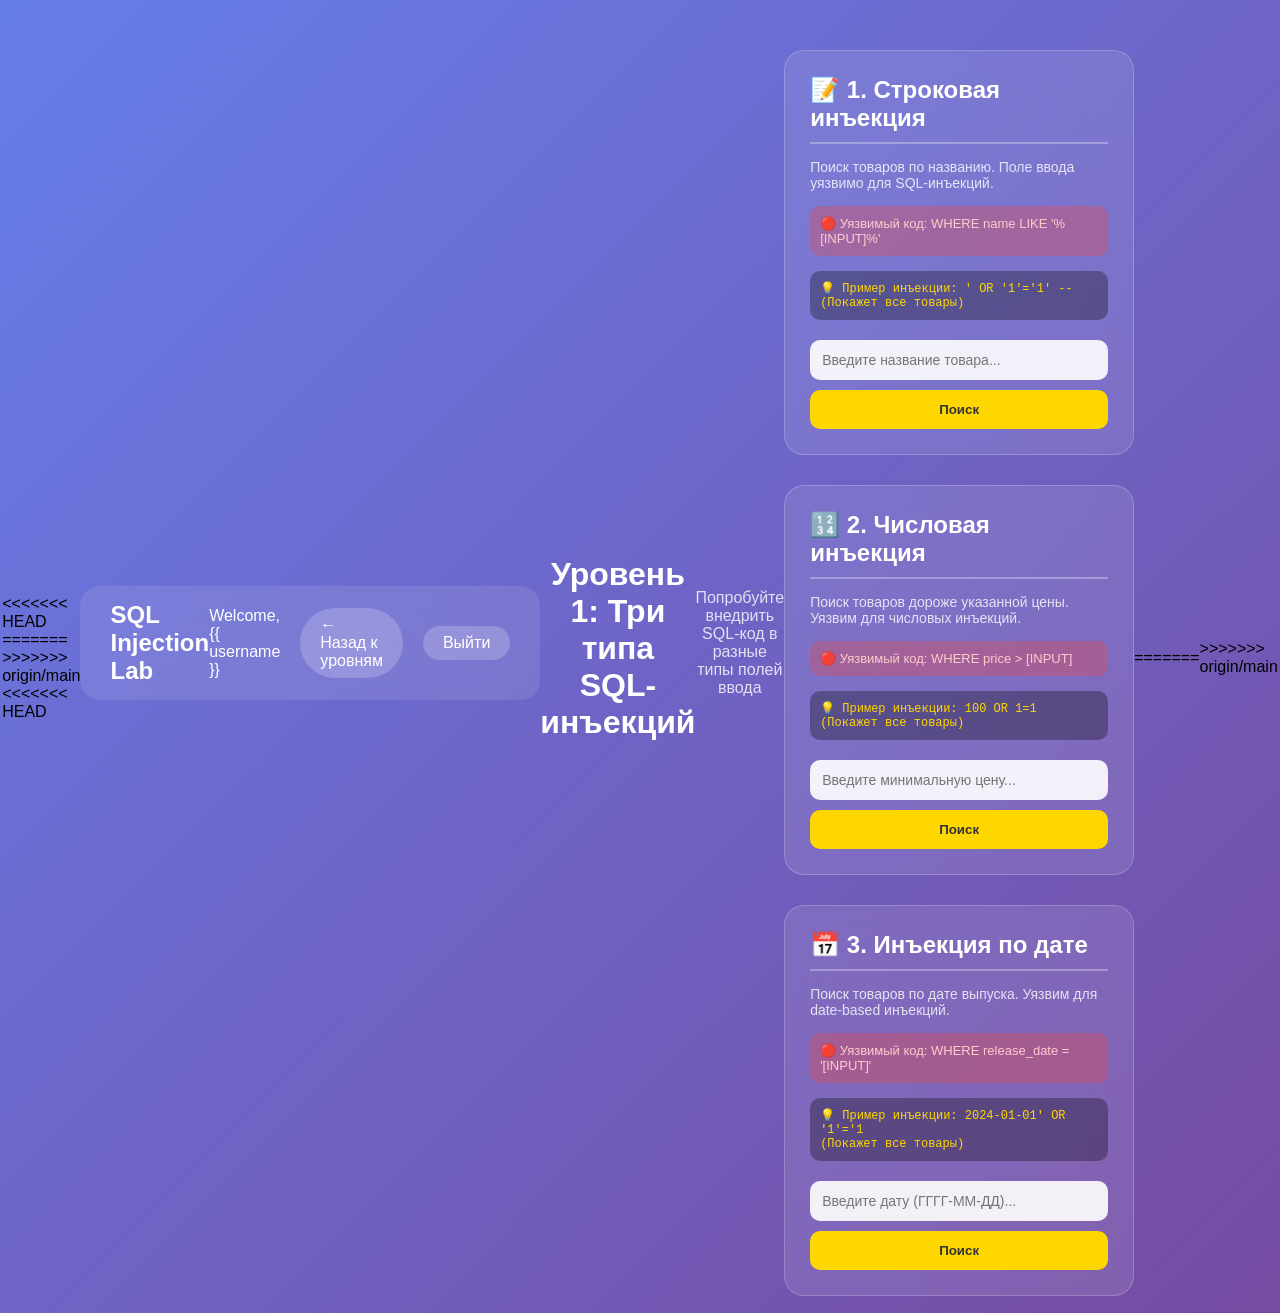
<file: templates/level1.html>
<!DOCTYPE html>
<<<<<<< HEAD
<html lang="en">
<head>
    <meta charset="UTF-8">
    <meta name="viewport" content="width=device-width, initial-scale=1.0">
    <title>Уровень 1 - SQL Injection Lab</title>
=======
<html lang="ru">
<head>
    <meta charset="UTF-8">
    <meta name="viewport" content="width=device-width, initial-scale=1.0">
    <title>SQL Injection Lab - Уровень 1</title>
>>>>>>> origin/main
    <style>
        * {
            margin: 0;
            padding: 0;
            box-sizing: border-box;
<<<<<<< HEAD
            font-family: 'Poppins', 'Segoe UI', system-ui, sans-serif;
        }

        body {
            background: linear-gradient(135deg, #667eea 0%, #764ba2 100%);
            min-height: 100vh;
            padding: 20px;
        }

        .navbar {
            background: rgba(255, 255, 255, 0.1);
            backdrop-filter: blur(20px);
            border-radius: 20px;
            padding: 15px 30px;
            margin-bottom: 30px;
            display: flex;
            justify-content: space-between;
            align-items: center;
        }

        .logo h2 {
            color: white;
        }

        .user-info {
            display: flex;
            align-items: center;
            gap: 20px;
        }

        .user-name {
            color: white;
        }

        .logout-btn {
            background: rgba(255, 255, 255, 0.2);
            color: white;
            padding: 8px 20px;
            border-radius: 40px;
            text-decoration: none;
        }

        .back-btn {
            background: rgba(255, 255, 255, 0.2);
            color: white;
            padding: 8px 20px;
            border-radius: 40px;
            text-decoration: none;
        }

        h1 {
            text-align: center;
            color: white;
            margin-bottom: 20px;
        }

        .description {
            text-align: center;
            color: rgba(255, 255, 255, 0.8);
            margin-bottom: 30px;
        }

        .attacks-container {
            display: grid;
            grid-template-columns: repeat(auto-fit, minmax(350px, 1fr));
            gap: 30px;
            margin-top: 30px;
        }

        .attack-card {
            background: rgba(255, 255, 255, 0.1);
            backdrop-filter: blur(20px);
            border-radius: 20px;
            padding: 25px;
            border: 1px solid rgba(255, 255, 255, 0.2);
            transition: transform 0.3s;
        }

        .attack-card:hover {
            transform: translateY(-5px);
        }

        .attack-card h2 {
            color: white;
            margin-bottom: 15px;
            padding-bottom: 10px;
            border-bottom: 2px solid rgba(255, 255, 255, 0.3);
        }

        .attack-card .description {
            color: rgba(255, 255, 255, 0.8);
            font-size: 14px;
            margin-bottom: 15px;
            text-align: left;
        }

        .attack-card .vulnerability {
            background: rgba(244, 67, 54, 0.3);
            padding: 10px;
            border-radius: 10px;
            margin-bottom: 15px;
            font-size: 13px;
            color: #ffcccc;
        }

        .attack-card .example {
            background: rgba(0, 0, 0, 0.3);
            padding: 10px;
            border-radius: 10px;
            font-family: monospace;
            font-size: 12px;
            margin-bottom: 20px;
            color: #ffd700;
        }

        .input-group {
            display: flex;
            flex-direction: column;
            gap: 10px;
        }

        .input-group input {
            padding: 12px;
            border-radius: 10px;
            border: none;
            background: rgba(255, 255, 255, 0.9);
            font-size: 14px;
        }

        .input-group button {
            padding: 12px;
            border-radius: 10px;
            border: none;
            background: #ffd700;
            color: #333;
            font-weight: bold;
            cursor: pointer;
            transition: 0.3s;
        }

        .input-group button:hover {
            background: #ffed4a;
            transform: scale(1.02);
        }

        @media (max-width: 768px) {
            .navbar {
                flex-direction: column;
                gap: 15px;
            }
            
            .attacks-container {
                grid-template-columns: 1fr;
            }
=======
        }

        body {
            font-family: 'Segoe UI', Tahoma, Geneva, Verdana, sans-serif;
            background: linear-gradient(135deg, #667eea 0%, #764ba2 100%);
            min-height: 100vh;
            display: flex;
            align-items: center;
            justify-content: center;
            padding: 20px;
        }

        .container {
            display: flex;
            max-width: 1200px;
            width: 100%;
            background: white;
            border-radius: 20px;
            overflow: hidden;
            box-shadow: 0 20px 60px rgba(0,0,0,0.3);
            min-height: 500px;
        }

        .left-panel {
            background: linear-gradient(135deg, #1e2a3a 0%, #0f1a24 100%);
            color: white;
            padding: 40px;
            flex: 1;
            display: flex;
            flex-direction: column;
            justify-content: center;
        }

        .left-panel h1 {
            font-size: 2.5rem;
            margin-bottom: 20px;
            text-shadow: 2px 2px 4px rgba(0,0,0,0.3);
        }

        .left-panel .badge {
            background: #e74c3c;
            display: inline-block;
            padding: 5px 15px;
            border-radius: 20px;
            font-size: 0.9rem;
            margin-top: 20px;
            width: fit-content;
        }

        .right-panel {
            flex: 1;
            padding: 40px;
            background: #f8f9fa;
            display: flex;
            align-items: center;
            justify-content: center;
        }

        .form-box {
            width: 100%;
            max-width: 400px;
        }

        .form-box h2 {
            color: #2c3e50;
            margin-bottom: 10px;
        }

        .subtitle {
            color: #7f8c8d;
            margin-bottom: 30px;
            font-size: 0.9rem;
        }

        .form-group {
            margin-bottom: 20px;
        }

        label {
            display: block;
            margin-bottom: 8px;
            color: #2c3e50;
            font-weight: 500;
        }

        .form-control {
            width: 100%;
            padding: 12px 15px;
            border: 2px solid #e0e0e0;
            border-radius: 10px;
            font-size: 1rem;
            transition: all 0.3s;
        }

        .form-control:focus {
            outline: none;
            border-color: #667eea;
            box-shadow: 0 0 0 3px rgba(102,126,234,0.1);
        }

        .btn {
            width: 100%;
            padding: 12px;
            background: linear-gradient(135deg, #667eea 0%, #764ba2 100%);
            color: white;
            border: none;
            border-radius: 10px;
            font-size: 1rem;
            font-weight: 600;
            cursor: pointer;
            transition: transform 0.2s;
        }

        .btn:hover {
            transform: translateY(-2px);
            box-shadow: 0 5px 15px rgba(0,0,0,0.2);
        }

        .links {
            margin-top: 30px;
            text-align: center;
            display: flex;
            gap: 20px;
            justify-content: center;
        }

        .links a {
            color: #667eea;
            text-decoration: none;
            font-size: 0.9rem;
            transition: color 0.3s;
        }

        .links a:hover {
            color: #764ba2;
            text-decoration: underline;
        }

        .result-box {
            margin-top: 20px;
            padding: 15px;
            border-radius: 10px;
            background: white;
            border-left: 4px solid;
            font-size: 0.9rem;
        }

        .result-box.success {
            border-left-color: #27ae60;
            background: #e8f5e9;
            color: #155724;
        }

        .result-box.error {
            border-left-color: #e74c3c;
            background: #fef3f2;
            color: #c0392b;
        }

        .result-box.info {
            border-left-color: #3498db;
            background: #e3f2fd;
            color: #1565c0;
        }

        .hint {
            margin-top: 15px;
            padding: 10px;
            background: #fff3cd;
            border-radius: 8px;
            font-size: 0.85rem;
            color: #856404;
            border: 1px solid #ffeaa7;
        }

        .query-display {
            font-family: 'Courier New', monospace;
            background: #2d2d2d;
            color: #4ecdc4;
            padding: 10px;
            border-radius: 8px;
            margin-top: 10px;
            font-size: 0.8rem;
            overflow-x: auto;
>>>>>>> origin/main
        }
    </style>
</head>
<body>
<<<<<<< HEAD
    <div class="navbar">
        <div class="logo">
            <h2>SQL Injection Lab</h2>
        </div>
        <div class="user-info">
            <span class="user-name">Welcome, {{ username }}</span>
            <a href="/levels" class="back-btn">← Назад к уровням</a>
            <a href="/logout" class="logout-btn">Выйти</a>
        </div>
    </div>

    <h1>Уровень 1: Три типа SQL-инъекций</h1>
    <div class="description">
        Попробуйте внедрить SQL-код в разные типы полей ввода
    </div>

    <div class="attacks-container">
        <!-- Атака 1: Строковый тип -->
        <div class="attack-card">
            <h2>📝 1. Строковая инъекция</h2>
            <div class="description">
                Поиск товаров по названию. Поле ввода уязвимо для SQL-инъекций.
            </div>
            <div class="vulnerability">
                🔴 Уязвимый код: WHERE name LIKE '%[INPUT]%'
            </div>
            <div class="example">
                💡 Пример инъекции: ' OR '1'='1' -- 
                <br>(Покажет все товары)
            </div>
            <form action="/level/1/string" method="POST">
                <div class="input-group">
                    <input type="text" name="search" placeholder="Введите название товара...">
                    <button type="submit">Поиск</button>
                </div>
            </form>
        </div>

        <!-- Атака 2: Числовой тип -->
        <div class="attack-card">
            <h2>🔢 2. Числовая инъекция</h2>
            <div class="description">
                Поиск товаров дороже указанной цены. Уязвим для числовых инъекций.
            </div>
            <div class="vulnerability">
                🔴 Уязвимый код: WHERE price > [INPUT]
            </div>
            <div class="example">
                💡 Пример инъекции: 100 OR 1=1
                <br>(Покажет все товары)
            </div>
            <form action="/level/1/number" method="POST">
                <div class="input-group">
                    <input type="text" name="price" placeholder="Введите минимальную цену...">
                    <button type="submit">Поиск</button>
                </div>
            </form>
        </div>

        <!-- Атака 3: Дата -->
        <div class="attack-card">
            <h2>📅 3. Инъекция по дате</h2>
            <div class="description">
                Поиск товаров по дате выпуска. Уязвим для date-based инъекций.
            </div>
            <div class="vulnerability">
                🔴 Уязвимый код: WHERE release_date = '[INPUT]'
            </div>
            <div class="example">
                💡 Пример инъекции: 2024-01-01' OR '1'='1
                <br>(Покажет все товары)
            </div>
            <form action="/level/1/date" method="POST">
                <div class="input-group">
                    <input type="text" name="date" placeholder="Введите дату (ГГГГ-ММ-ДД)...">
                    <button type="submit">Поиск</button>
                </div>
            </form>
        </div>
    </div>
=======
    <div class="container">
        <div class="left-panel">
            <h1> SQL Injection Lab</h1>
            <p>Уровень 1: Базовая аутентификация</p>
            <p style="margin-top: 20px; opacity: 0.9;">В этом уровне вы можете обойти аутентификацию с помощью классической SQL-инъекции.</p>
            <div class="badge">🎯 Цель: Войти без пароля</div>
        </div>
        <div class="right-panel">
            <div class="form-box">
                <h2> Вход в тренажёр</h2>
                <p class="subtitle">Уязвимая версия для демонстрации SQLi (Уровень 1)</p>
                
                <form method="POST" id="loginForm">
                    <div class="form-group">
                        <label> Имя пользователя</label>
                        <input type="text" name="username" id="username" class="form-control" 
                               placeholder="Логин" autocomplete="off">
                    </div>
                    
                    <div class="form-group">
			    <label> Пароль</label>
                        <input type="password" name="password" id="password" class="form-control" 
                               placeholder="Пароль">
                    </div>
                    
                    <button type="submit" class="btn">🚪 Войти</button>
                </form>

                <div id="result"></div>

                <div class="hint">
                     <strong>Подсказка для уровня 1:</strong><br>
                    Попробуйте ввести в поле "Имя пользователя": <code style="background:#fff; padding:2px 5px; border-radius:4px;">' OR '1'='1</code><br>
                    А поле пароля оставьте любым или тоже с инъекцией.
                </div>

                <div class="links">
                    <a href="#" onclick="showTheory()"> Теория</a>
		    <a href="#" onclick="resetLevel()"> Сброс</a>
                    <a href="#" onclick="nextLevel()"> Уровень 2</a>
                </div>
            </div>
        </div>
    </div>

    <script>
        // Имитация базы данных пользователей
        const usersDB = [
            { id: 1, username: 'admin', password: 'secret123', role: 'admin' },
            { id: 2, username: 'user', password: 'userpass', role: 'user' },
            { id: 3, username: 'alice', password: 'alice2024', role: 'user' }
        ];

        // Функция, имитирующая уязвимый SQL запрос
        function vulnerableSQLQuery(username, password) {
            // УЯЗВИМЫЙ КОД - НИКОГДА НЕ ИСПОЛЬЗУЙТЕ В РЕАЛЬНЫХ ПРОЕКТАХ!
            // Прямая конкатенация в SQL запрос
            const query = `SELECT * FROM users WHERE username = '${username}' AND password = '${password}'`;
            
            // Логируем запрос для демонстрации (в реальном тренажёре это было бы на сервере)
            console.log('Выполняется SQL запрос:', query);
            
            // Имитируем выполнение запроса
            // В реальной уязвимой системе инъекция изменила бы логику запроса
            let isAuthenticated = false;
            let matchedUser = null;
            
            // Простая имитация - проверяем, содержит ли запрос признаки инъекции
            // или совпадает ли с реальными данными
            const hasInjection = username.toLowerCase().includes("' or") || 
                                username.toLowerCase().includes("or '1'='1") ||
                                username.toLowerCase().includes("or 1=1") ||
                                password.toLowerCase().includes("' or") ||
                                password.toLowerCase().includes("or '1'='1");
            
            if (hasInjection) {
                // Если есть инъекция - даём доступ (имитация обхода аутентификации)
                isAuthenticated = true;
                matchedUser = { username: username.split("'")[0] || "hacker", role: "guest" };
            } else {
                // Нормальная проверка
                matchedUser = usersDB.find(u => u.username === username && u.password === password);
                isAuthenticated = !!matchedUser;
            }
            
            return {
                success: isAuthenticated,
                user: matchedUser,
                query: query,
                isInjection: hasInjection
            };
        }

        // Отображение результата
        function displayResult(result) {
            const resultDiv = document.getElementById('result');
            
            if (result.success) {
                let userInfo = '';
                if (result.user) {
                    userInfo = `Добро пожаловать, ${result.user.username}!`;
                    if (result.user.role === 'admin') userInfo += ' (Администратор)';
                } else {
                    userInfo = 'Доступ предоставлен через SQL инъекцию!';
                }
                
                resultDiv.innerHTML = `
                    <div class="result-box success">
                        <strong> Аутентификация успешна!</strong><br>
                        ${userInfo}
                        ${result.isInjection ? '<br><br>🎉 Вы использовали SQL-инъекцию для обхода аутентификации! Это демонстрирует уязвимость.' : ''}
                        <div class="query-display">
                            📝 Выполненный SQL запрос:<br>
                            <code style="color: #ff6b6b;">${escapeHtml(result.query)}</code>
                        </div>
                    </div>
                `;
            } else {
                resultDiv.innerHTML = `
                    <div class="result-box error">
                        <strong> Ошибка аутентификации</strong><br>
                        Неверное имя пользователя или пароль.
                        <div class="query-display">
                            Выполненный SQL запрос:<br>
                            <code style="color: #ff6b6b;">${escapeHtml(result.query)}</code>
                        </div>
                        <br>
                         Попробуйте SQL-инъекцию: <code style="background:#fff; padding:2px 5px;">' OR '1'='1</code> в поле логина
                    </div>
                `;
            }
        }

        // Функция для экранирования HTML
        function escapeHtml(str) {
            if (!str) return '';
            return str.replace(/[&<>]/g, function(m) {
                if (m === '&') return '&amp;';
                if (m === '<') return '&lt;';
                if (m === '>') return '&gt;';
                return m;
            }).replace(/(')/g, "&#39;");
        }

        // Обработка отправки формы
        document.getElementById('loginForm').addEventListener('submit', function(e) {
            e.preventDefault();
            
            const username = document.getElementById('username').value;
            const password = document.getElementById('password').value;
            
            if (!username) {
                document.getElementById('result').innerHTML = `
                    <div class="result-box error">
                        Пожалуйста, введите имя пользователя
                    </div>
                `;
                return;
            }
            
            const result = vulnerableSQLQuery(username, password);
            displayResult(result);
            
            // Очищаем поля (опционально)
            // document.getElementById('username').value = '';
            // document.getElementById('password').value = '';
        });

        // Функция для отображения теории
        window.showTheory = function() {
            document.getElementById('result').innerHTML = `
                <div class="result-box info">
                    <strong>📖 Теория SQL-инъекций (Уровень 1)</strong><br><br>
                    <strong>Что произошло?</strong><br>
                    Уязвимый код формирует SQL запрос так:<br>
                    <code style="background:#2d2d2d; color:#4ecdc4; display:block; padding:8px; margin:10px 0; border-radius:5px;">
                    SELECT * FROM users WHERE username = '${'пользователь'}' AND password = '${'пароль'}'
                    </code><br>
                    
                    Когда вы вводите <code style="background:#ffeaa7; padding:2px 5px;">' OR '1'='1</code> в поле username, запрос становится:<br>
                    <code style="background:#2d2d2d; color:#4ecdc4; display:block; padding:8px; margin:10px 0; border-radius:5px;">
                    SELECT * FROM users WHERE username = '' OR '1'='1' AND password = 'любой_пароль'
                    </code><br>
                    
                    Условие <code>'1'='1'</code> всегда истинно, поэтому запрос возвращает всех пользователей и обходит проверку пароля!<br><br>
                    
                    <strong> Как защититься?</strong><br>
                    1. Использовать подготовленные выражения (Prepared Statements)<br>
                    2. Экранировать спецсимволы<br>
                    3. Использовать ORM<br>
                    4. Валидация ввода<br>
                    5. Минимальные привилегии для БД
                </div>
            `;
        };

        // Сброс уровня
        window.resetLevel = function() {
            document.getElementById('username').value = '';
            document.getElementById('password').value = '';
            document.getElementById('result').innerHTML = `
                <div class="result-box info">
                     Уровень сброшен. Попробуйте снова использовать SQL-инъекцию!
                </div>
            `;
        };

        // Переход на следующий уровень (демо)
        window.nextLevel = function() {
            document.getElementById('result').innerHTML = `
                <div class="result-box info">
                     Уровень 2 в разработке...<br>
                    В следующем уровне вы научитесь обходить аутентификацию с UNION инъекциями!
                </div>
            `;
        };

        // Добавляем пример успешной инъекции при загрузке
        window.addEventListener('load', function() {
            console.log('SQL Injection Lab - Уровень 1 загружен');
            console.log('Пример инъекции: \' OR \'1\'=\'1');
        });
    </script>
>>>>>>> origin/main
</body>
</html>
</file>
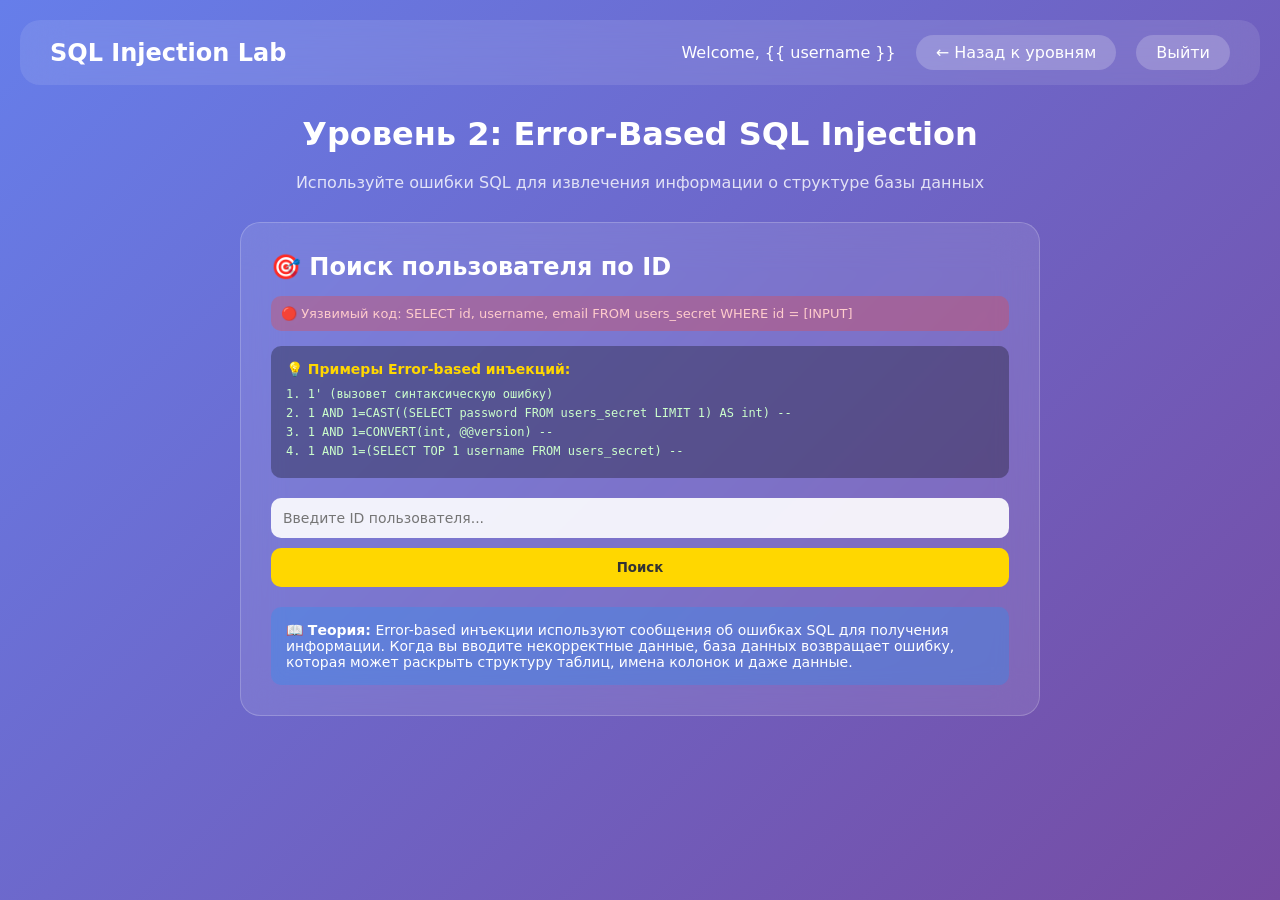
<file: templates/level2.html>
<!DOCTYPE html>
<html lang="en">
<head>
    <meta charset="UTF-8">
    <meta name="viewport" content="width=device-width, initial-scale=1.0">
    <title>Уровень 2 - Error-Based SQL Injection</title>
    <style>
        * {
            margin: 0;
            padding: 0;
            box-sizing: border-box;
            font-family: 'Poppins', 'Segoe UI', system-ui, sans-serif;
        }

        body {
            background: linear-gradient(135deg, #667eea 0%, #764ba2 100%);
            min-height: 100vh;
            padding: 20px;
        }

        .navbar {
            background: rgba(255, 255, 255, 0.1);
            backdrop-filter: blur(20px);
            border-radius: 20px;
            padding: 15px 30px;
            margin-bottom: 30px;
            display: flex;
            justify-content: space-between;
            align-items: center;
        }

        .logo h2 {
            color: white;
        }

        .user-info {
            display: flex;
            align-items: center;
            gap: 20px;
        }

        .user-name {
            color: white;
        }

        .logout-btn, .back-btn {
            background: rgba(255, 255, 255, 0.2);
            color: white;
            padding: 8px 20px;
            border-radius: 40px;
            text-decoration: none;
        }

        h1 {
            text-align: center;
            color: white;
            margin-bottom: 20px;
        }

        .description {
            text-align: center;
            color: rgba(255, 255, 255, 0.8);
            margin-bottom: 30px;
            max-width: 800px;
            margin-left: auto;
            margin-right: auto;
        }

        .level-container {
            max-width: 800px;
            margin: 0 auto;
        }

        .attack-card {
            background: rgba(255, 255, 255, 0.1);
            backdrop-filter: blur(20px);
            border-radius: 20px;
            padding: 30px;
            border: 1px solid rgba(255, 255, 255, 0.2);
        }

        .attack-card h2 {
            color: white;
            margin-bottom: 15px;
        }

        .vulnerability {
            background: rgba(244, 67, 54, 0.3);
            padding: 10px;
            border-radius: 10px;
            margin-bottom: 15px;
            font-size: 13px;
            color: #ffcccc;
        }

        .examples {
            background: rgba(0, 0, 0, 0.3);
            padding: 15px;
            border-radius: 10px;
            margin-bottom: 20px;
        }

        .examples h3 {
            color: #ffd700;
            font-size: 14px;
            margin-bottom: 10px;
        }

        .examples p {
            color: #ccffcc;
            font-family: monospace;
            font-size: 12px;
            margin-bottom: 5px;
        }

        .input-group {
            display: flex;
            flex-direction: column;
            gap: 10px;
        }

        .input-group input {
            padding: 12px;
            border-radius: 10px;
            border: none;
            background: rgba(255, 255, 255, 0.9);
            font-size: 14px;
        }

        .input-group button {
            padding: 12px;
            border-radius: 10px;
            border: none;
            background: #ffd700;
            color: #333;
            font-weight: bold;
            cursor: pointer;
            transition: 0.3s;
        }

        .input-group button:hover {
            background: #ffed4a;
            transform: scale(1.02);
        }

        .tip {
            margin-top: 20px;
            padding: 15px;
            background: rgba(33, 150, 243, 0.3);
            border-radius: 10px;
            color: white;
            font-size: 14px;
        }

        @media (max-width: 768px) {
            .navbar {
                flex-direction: column;
                gap: 15px;
            }
        }
    </style>
</head>
<body>
    <div class="navbar">
        <div class="logo">
            <h2>SQL Injection Lab</h2>
        </div>
        <div class="user-info">
            <span class="user-name">Welcome, {{ username }}</span>
            <a href="/levels" class="back-btn">← Назад к уровням</a>
            <a href="/logout" class="logout-btn">Выйти</a>
        </div>
    </div>

    <h1>Уровень 2: Error-Based SQL Injection</h1>
    <div class="description">
        Используйте ошибки SQL для извлечения информации о структуре базы данных
    </div>

    <div class="level-container">
        <div class="attack-card">
            <h2>🎯 Поиск пользователя по ID</h2>
            <div class="vulnerability">
                🔴 Уязвимый код: SELECT id, username, email FROM users_secret WHERE id = [INPUT]
            </div>
            
            <div class="examples">
                <h3>💡 Примеры Error-based инъекций:</h3>
                <p>1. 1' (вызовет синтаксическую ошибку)</p>
                <p>2. 1 AND 1=CAST((SELECT password FROM users_secret LIMIT 1) AS int) --</p>
                <p>3. 1 AND 1=CONVERT(int, @@version) --</p>
                <p>4. 1 AND 1=(SELECT TOP 1 username FROM users_secret) --</p>
            </div>

            <form action="/level/2/search" method="POST">
                <div class="input-group">
                    <input type="text" name="user_id" placeholder="Введите ID пользователя...">
                    <button type="submit">Поиск</button>
                </div>
            </form>

            <div class="tip">
                <strong>📖 Теория:</strong> Error-based инъекции используют сообщения об ошибках SQL для получения информации.
                Когда вы вводите некорректные данные, база данных возвращает ошибку, которая может раскрыть 
                структуру таблиц, имена колонок и даже данные.
            </div>
        </div>
    </div>
</body>
</html>
</file>
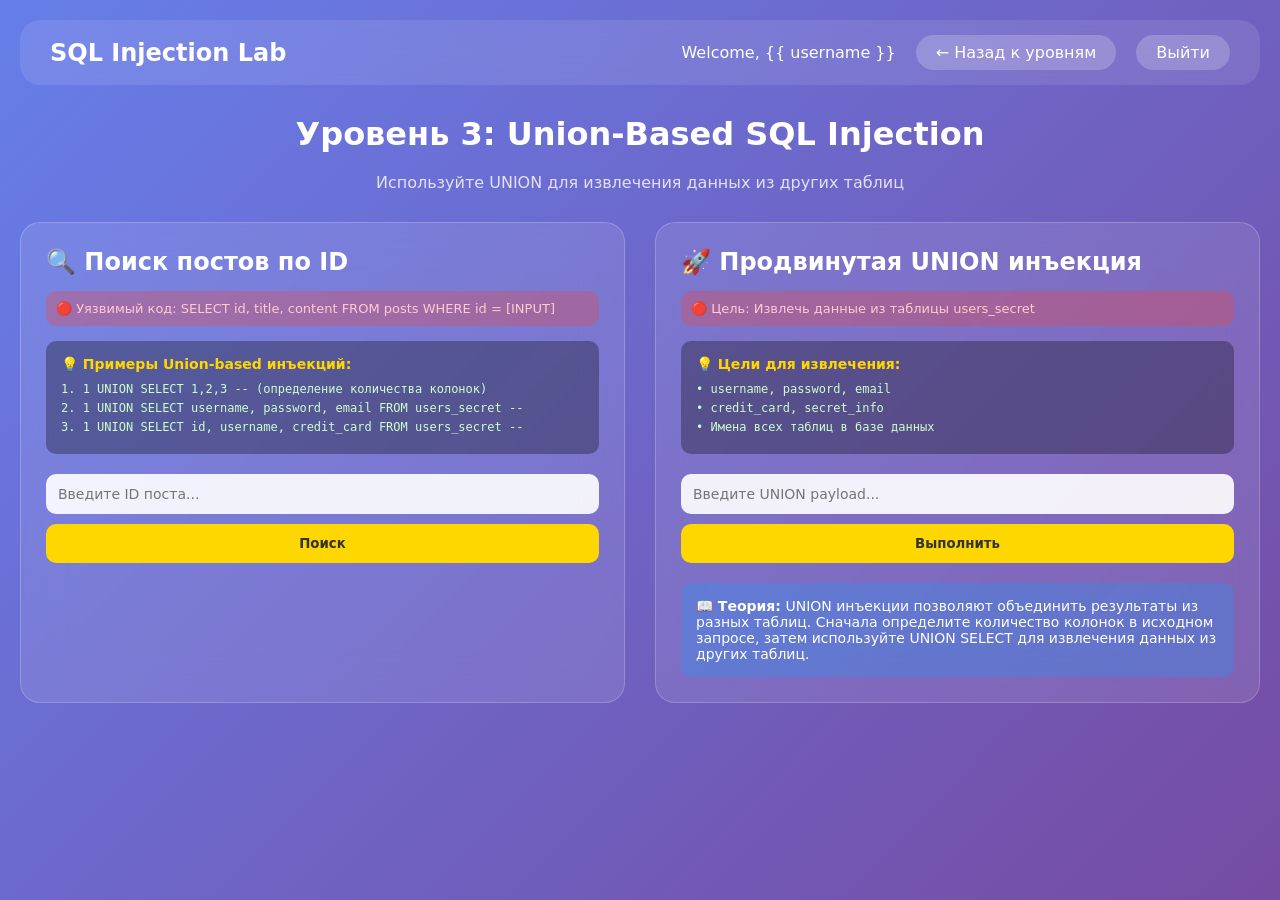
<file: templates/level3.html>
<!DOCTYPE html>
<html lang="en">
<head>
    <meta charset="UTF-8">
    <meta name="viewport" content="width=device-width, initial-scale=1.0">
    <title>Уровень 3 - Union-Based SQL Injection</title>
    <style>
        * {
            margin: 0;
            padding: 0;
            box-sizing: border-box;
            font-family: 'Poppins', 'Segoe UI', system-ui, sans-serif;
        }

        body {
            background: linear-gradient(135deg, #667eea 0%, #764ba2 100%);
            min-height: 100vh;
            padding: 20px;
        }

        .navbar {
            background: rgba(255, 255, 255, 0.1);
            backdrop-filter: blur(20px);
            border-radius: 20px;
            padding: 15px 30px;
            margin-bottom: 30px;
            display: flex;
            justify-content: space-between;
            align-items: center;
        }

        .logo h2 {
            color: white;
        }

        .user-info {
            display: flex;
            align-items: center;
            gap: 20px;
        }

        .user-name {
            color: white;
        }

        .logout-btn, .back-btn {
            background: rgba(255, 255, 255, 0.2);
            color: white;
            padding: 8px 20px;
            border-radius: 40px;
            text-decoration: none;
        }

        h1 {
            text-align: center;
            color: white;
            margin-bottom: 20px;
        }

        .description {
            text-align: center;
            color: rgba(255, 255, 255, 0.8);
            margin-bottom: 30px;
        }

        .levels-container {
            display: grid;
            grid-template-columns: repeat(auto-fit, minmax(450px, 1fr));
            gap: 30px;
        }

        .attack-card {
            background: rgba(255, 255, 255, 0.1);
            backdrop-filter: blur(20px);
            border-radius: 20px;
            padding: 25px;
            border: 1px solid rgba(255, 255, 255, 0.2);
        }

        .attack-card h2 {
            color: white;
            margin-bottom: 15px;
        }

        .vulnerability {
            background: rgba(244, 67, 54, 0.3);
            padding: 10px;
            border-radius: 10px;
            margin-bottom: 15px;
            font-size: 13px;
            color: #ffcccc;
        }

        .examples {
            background: rgba(0, 0, 0, 0.3);
            padding: 15px;
            border-radius: 10px;
            margin-bottom: 20px;
        }

        .examples h3 {
            color: #ffd700;
            font-size: 14px;
            margin-bottom: 10px;
        }

        .examples p {
            color: #ccffcc;
            font-family: monospace;
            font-size: 12px;
            margin-bottom: 5px;
        }

        .input-group {
            display: flex;
            flex-direction: column;
            gap: 10px;
        }

        .input-group input {
            padding: 12px;
            border-radius: 10px;
            border: none;
            background: rgba(255, 255, 255, 0.9);
            font-size: 14px;
        }

        .input-group button {
            padding: 12px;
            border-radius: 10px;
            border: none;
            background: #ffd700;
            color: #333;
            font-weight: bold;
            cursor: pointer;
            transition: 0.3s;
        }

        .input-group button:hover {
            background: #ffed4a;
            transform: scale(1.02);
        }

        .tip {
            margin-top: 20px;
            padding: 15px;
            background: rgba(33, 150, 243, 0.3);
            border-radius: 10px;
            color: white;
            font-size: 14px;
        }

        @media (max-width: 768px) {
            .navbar {
                flex-direction: column;
                gap: 15px;
            }
            
            .levels-container {
                grid-template-columns: 1fr;
            }
        }
    </style>
</head>
<body>
    <div class="navbar">
        <div class="logo">
            <h2>SQL Injection Lab</h2>
        </div>
        <div class="user-info">
            <span class="user-name">Welcome, {{ username }}</span>
            <a href="/levels" class="back-btn">← Назад к уровням</a>
            <a href="/logout" class="logout-btn">Выйти</a>
        </div>
    </div>

    <h1>Уровень 3: Union-Based SQL Injection</h1>
    <div class="description">
        Используйте UNION для извлечения данных из других таблиц
    </div>

    <div class="levels-container">
        <!-- Базовый поиск -->
        <div class="attack-card">
            <h2>🔍 Поиск постов по ID</h2>
            <div class="vulnerability">
                🔴 Уязвимый код: SELECT id, title, content FROM posts WHERE id = [INPUT]
            </div>
            
            <div class="examples">
                <h3>💡 Примеры Union-based инъекций:</h3>
                <p>1. 1 UNION SELECT 1,2,3 -- (определение количества колонок)</p>
                <p>2. 1 UNION SELECT username, password, email FROM users_secret --</p>
                <p>3. 1 UNION SELECT id, username, credit_card FROM users_secret --</p>
            </div>

            <form action="/level/3/search" method="POST">
                <div class="input-group">
                    <input type="text" name="category" placeholder="Введите ID поста...">
                    <button type="submit">Поиск</button>
                </div>
            </form>
        </div>

        <!-- Продвинутый UNION -->
        <div class="attack-card">
            <h2>🚀 Продвинутая UNION инъекция</h2>
            <div class="vulnerability">
                🔴 Цель: Извлечь данные из таблицы users_secret
            </div>
            
            <div class="examples">
                <h3>💡 Цели для извлечения:</h3>
                <p>• username, password, email</p>
                <p>• credit_card, secret_info</p>
                <p>• Имена всех таблиц в базе данных</p>
            </div>

            <form action="/level/3/union" method="POST">
                <div class="input-group">
                    <input type="text" name="payload" placeholder="Введите UNION payload...">
                    <button type="submit">Выполнить</button>
                </div>
            </form>

            <div class="tip">
                <strong>📖 Теория:</strong> UNION инъекции позволяют объединить результаты 
                из разных таблиц. Сначала определите количество колонок в исходном запросе, 
                затем используйте UNION SELECT для извлечения данных из других таблиц.
            </div>
        </div>
    </div>
</body>
</html>
</file>
